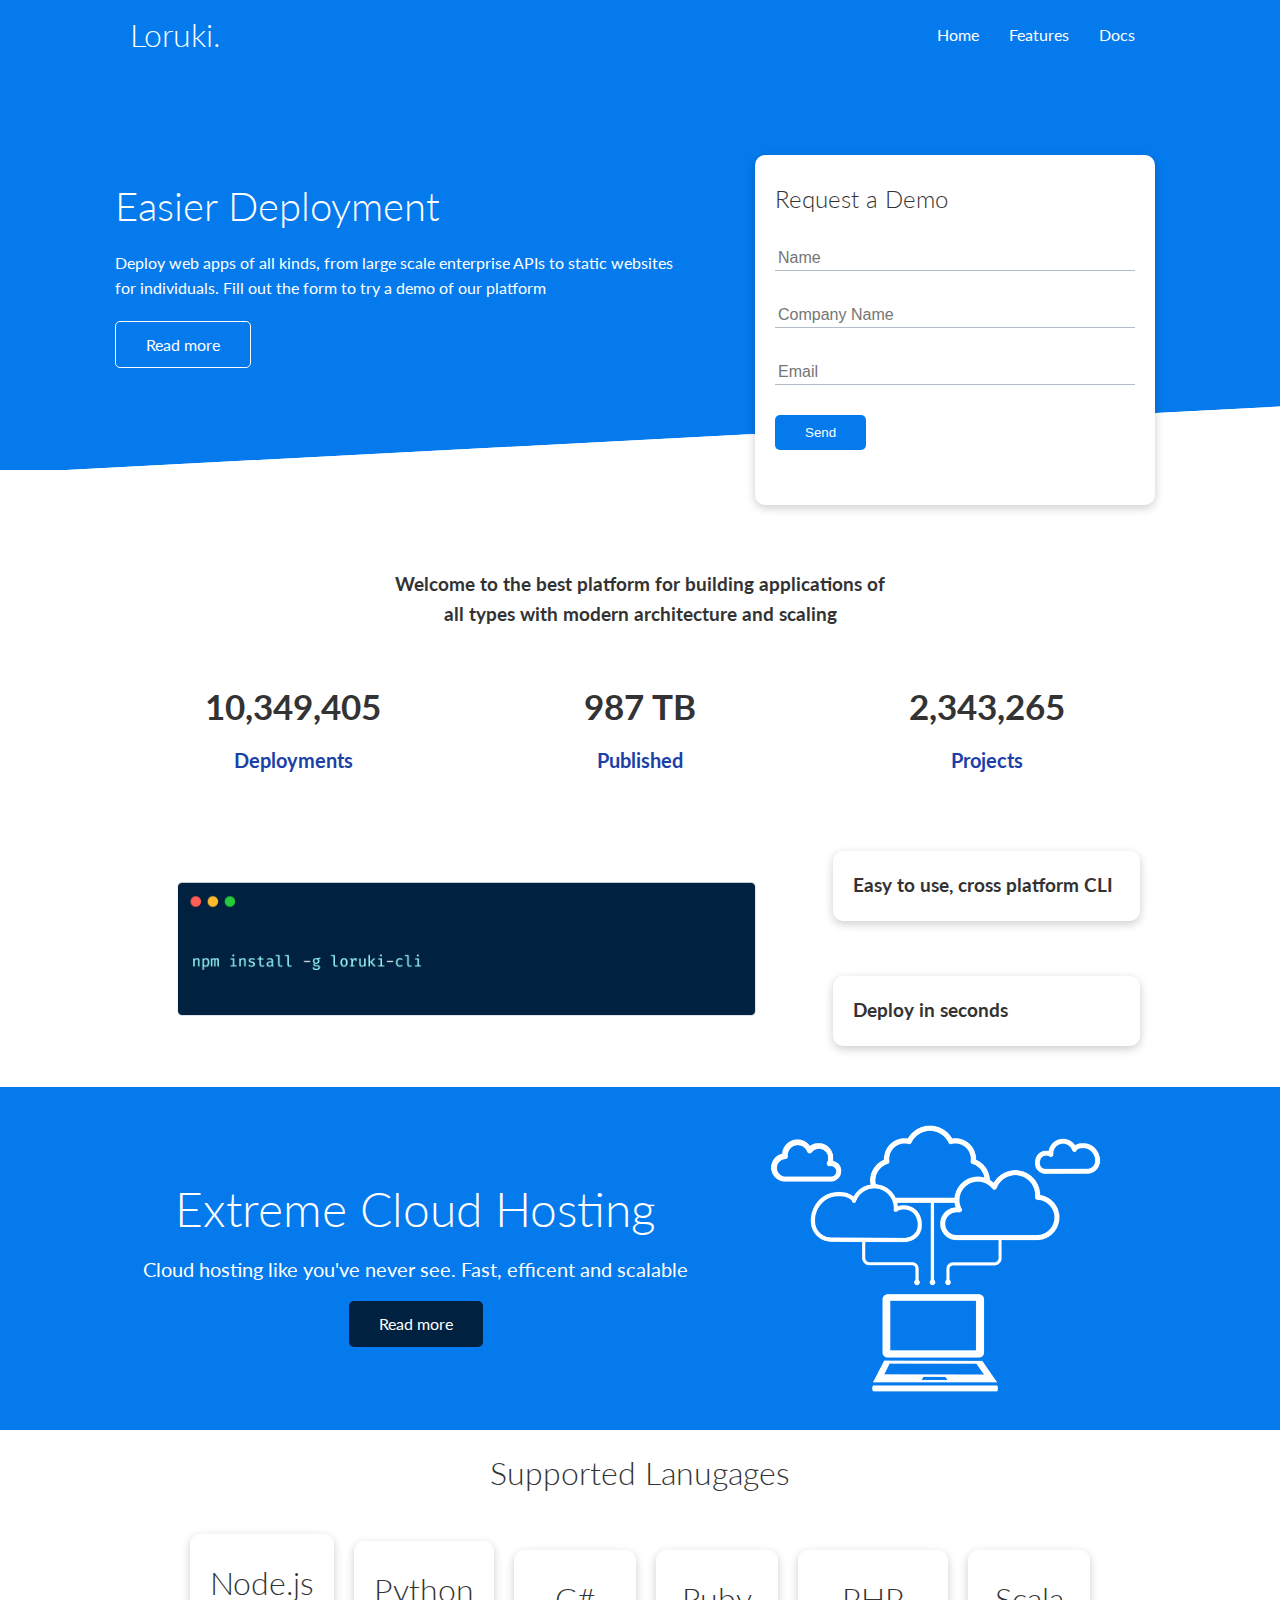
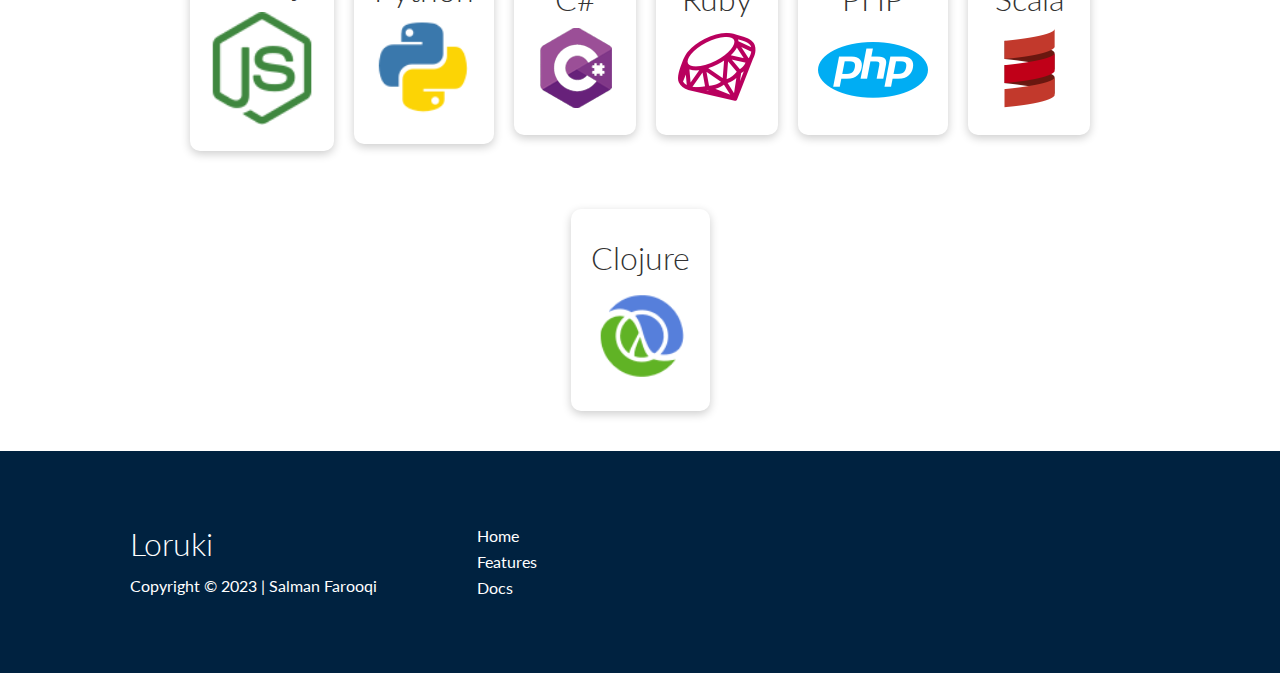
<file: index.html>
<!DOCTYPE html>
<html lang="en">
<head>
    <meta charset="UTF-8">
    <meta name="viewport" content="width=device-width, initial-scale=1.0">
    <title>Enjoy the Cloud Hosting</title>

    <!-- External CSS file link -->
    <link rel="stylesheet" href="css/style.css">
    <link rel="stylesheet" href="css/utilities.css">

    <!-- Font awesome CDN link -->
    <link rel="stylesheet" href="https://cdnjs.cloudflare.com/ajax/libs/font-awesome/6.4.0/css/all.min.css" integrity="sha512-iecdLmaskl7CVkqkXNQ/ZH/XLlvWZOJyj7Yy7tcenmpD1ypASozpmT/E0iPtmFIB46ZmdtAc9eNBvH0H/ZpiBw==" crossorigin="anonymous" referrerpolicy="no-referrer" />
</head>
<body>
    <!-- Navbar -->
    <div class="navbar">
        <div class="container flex">
            <h1 class="logo">Loruki.</h1>
            <nav>
                <ul>
                    <li><a href="index.html">Home</a></li>
                    <li><a href="features.html">Features</a></li>
                    <li><a href="docs.html">Docs</a></li>
                </ul>
            </nav>
        </div>
    </div>

    <!-- Showcase -->
    <section class="showcase">
        <div class="container grid">
            <div class="showcase-text">
                <h1>Easier Deployment</h1>
                <p>Deploy web apps of all kinds, from large scale enterprise APIs to static websites for individuals. Fill out the form to try a demo of our platform</p>
                <a href="features.html" class="btn btn-outline">Read more</a>
            </div>

            <div class="showcase-form card">
                <h2>Request a Demo</h2>
                <form>
                    <div class="form-control">
                        <input type="text" name="name" placeholder="Name" required>
                    </div>

                    <div class="form-control">
                        <input type="text" name="company" placeholder="Company Name" required>
                    </div>

                    <div class="form-control">
                        <input type="text" name="eail" placeholder="Email" required>
                    </div>
                    <input type="submit" value="Send" class="btn btn-primary">
                </form>
            </div>
        </div>
    </section>

    <!-- Stats -->
    <section class="stats">
        <div class="container">
            <h3 class="stats-heading text-center my-1">
                Welcome to the best platform for building applications of all types with modern architecture and scaling
            </h3>

            <div class="grid grid-3 text-center my-4">
                <div>
                    <i class="fas fa-server fa-3x"></i>
                    <h3>10,349,405</h3>
                    <p class="text-secondary">Deployments</p>
                </div>
                <div>
                    <i class="fas fa-upload fa-3x"></i>
                    <h3>987 TB</h3>
                    <p class="text-secondary">Published</p>
                </div>
                <div>
                    <i class="fas fa-project-diagram fa-3x"></i>
                    <h3>2,343,265</h3>
                    <p class="text-secondary">Projects</p>
                </div>
            </div>
        </div>
    </section>

    <!-- CLI -->
    <section class="cli">
        <div class="container grid">
            <img src="assets/images/cli.png" alt="">
            <div class="card">
                <h3>Easy to use, cross platform CLI</h3>
            </div>

            <div class="card">
                <h3>Deploy in seconds</h3>
            </div>
        </div>
    </section>

    <!-- Cloud -->
    <section class="cloud bg-primary my-2 py-2">
        <div class="container grid">
            <div class="text-center">
                <h2 class="lg">Extreme Cloud Hosting</h2>
                <p class="lead my-1">Cloud hosting like you've never see. Fast, efficent and scalable</p>
                <a href="features.html" class="btn btn-dark">Read more</a>
            </div>

            <img src="assets/images/cloud.png" alt="">
        </div>
    </section>

    <!-- Languages -->
    <section class="languages">
        <h2 class="md text-center my-2">
            Supported Lanugages
        </h2>
        <div class="container flex">
            <div class="card">
                <h1>Node.js</h1>
                <img src="assets/logos/node.png" alt="">
            </div>
            <div class="card">
                <h1>Python</h1>
                <img src="assets/logos/python.png" alt="">
            </div>
            <div class="card">
                <h1>C#</h1>
                <img src="assets/logos/csharp.png" alt="">
            </div>
            <div class="card">
                <h1>Ruby</h1>
                <img src="assets/logos/ruby.png" alt="">
            </div>
            <div class="card">
                <h1>PHP</h1>
                <img src="assets/logos/php.png" alt="">
            </div>
            <div class="card">
                <h1>Scala</h1>
                <img src="assets/logos/scala.png" alt="">
            </div>
            <div class="card">
                <h1>Clojure</h1>
                <img src="assets/logos/clojure.png" alt="">
            </div>
        </div>
    </section>

    <!-- Footer -->
    <footer class="footer bg-dark py-5">
        <div class="container grid grid-3">
            <div>
                <h1>Loruki</h1>
                <p>Copyright &copy; 2023 | Salman Farooqi</p>
            </div>

            <nav>
                <ul>
                    <li><a href="index.html">Home</a></li>
                    <li><a href="features.html">Features</a></li>
                    <li><a href="docs.html">Docs</a></li>
                </ul>
            </nav>
            
            <div class="social">
                <a href="#"><i class="fab fa-github fa-2x"></i></a>
                <a href="#"><i class="fab fa-facebook fa-2x"></i></a>
                <a href="#"><i class="fab fa-instagram fa-2x"></i></a>
                <a href="#"><i class="fab fa-twitter fa-2x"></i></a>
            </div>
        </div>
    </footer>
    
</body>
</html>
</file>
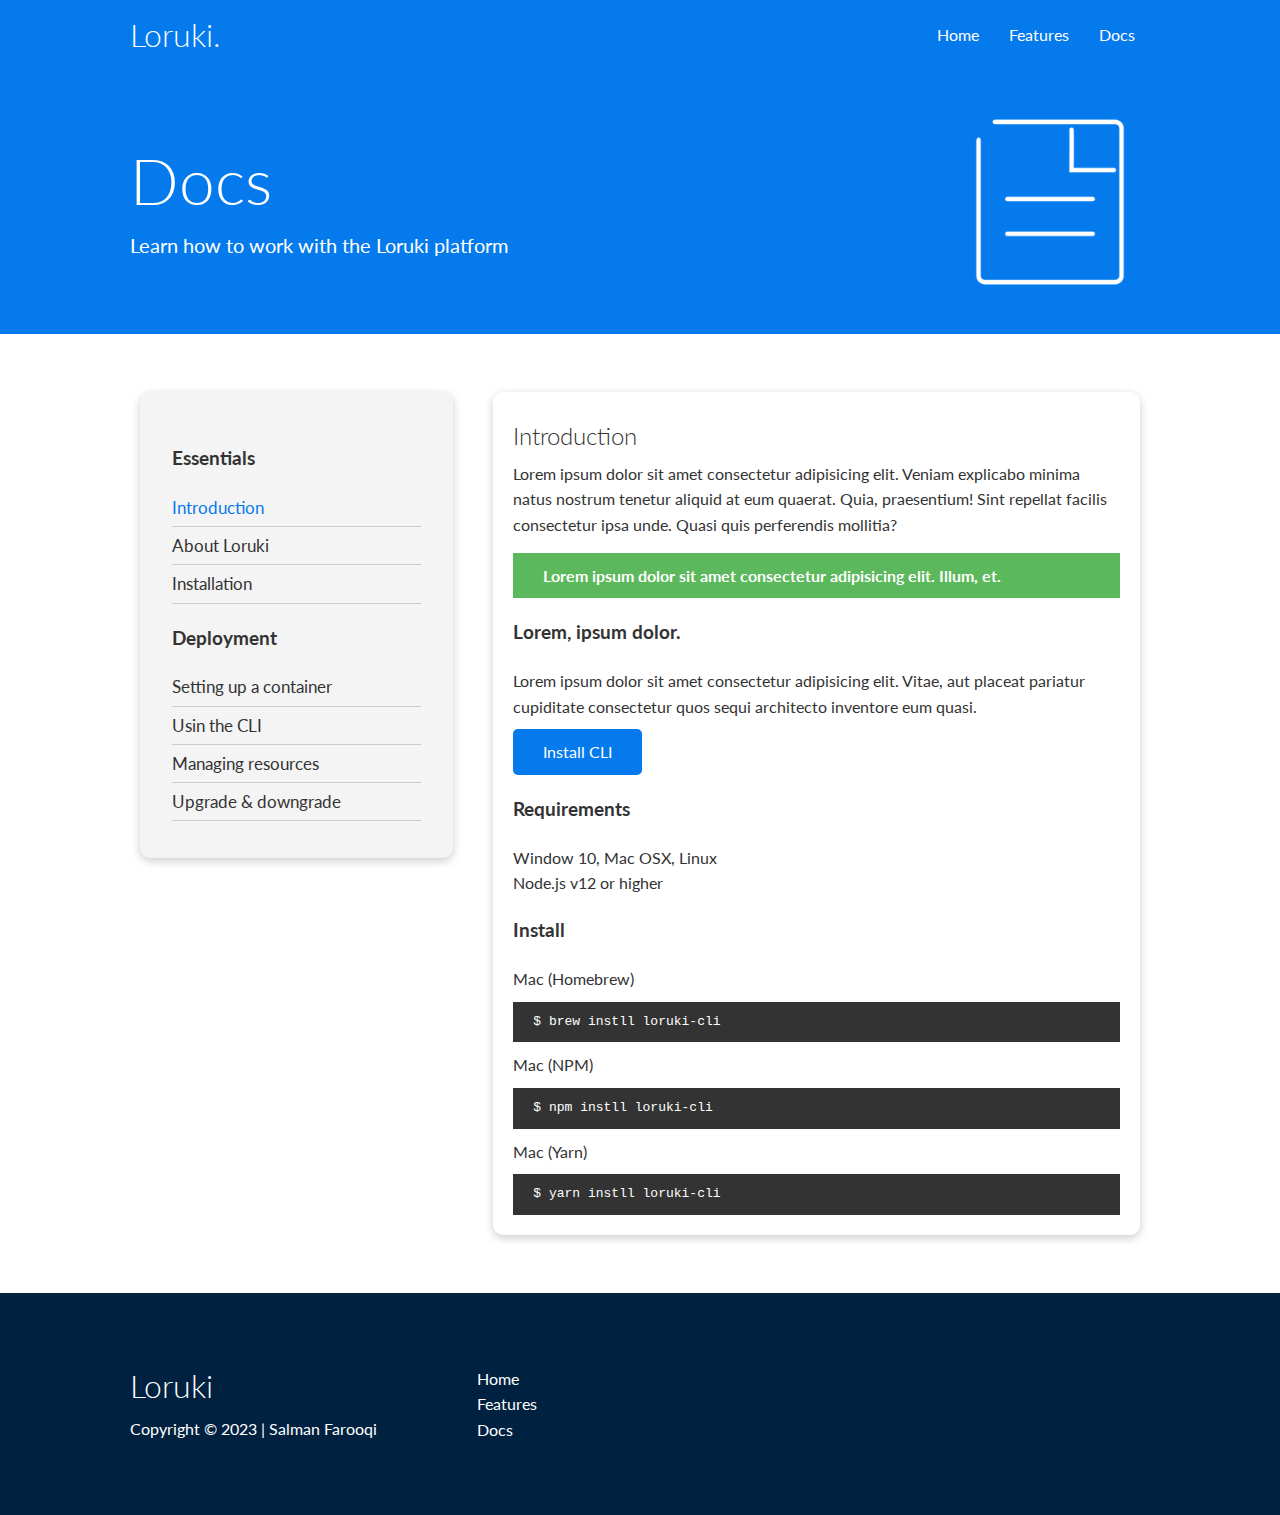
<file: docs.html>
<!DOCTYPE html>
<html lang="en">
<head>
    <meta charset="UTF-8">
    <meta name="viewport" content="width=device-width, initial-scale=1.0">
    <!-- External CSS file link -->
    <link rel="stylesheet" href="css/style.css">
    <link rel="stylesheet" href="css/utilities.css">
    <!-- Font awesome CDN link -->
    <link rel="stylesheet" href="https://cdnjs.cloudflare.com/ajax/libs/font-awesome/6.4.0/css/all.min.css" integrity="sha512-iecdLmaskl7CVkqkXNQ/ZH/XLlvWZOJyj7Yy7tcenmpD1ypASozpmT/E0iPtmFIB46ZmdtAc9eNBvH0H/ZpiBw==" crossorigin="anonymous" referrerpolicy="no-referrer" />
    <title>Enjoy the Cloud Hosting</title>
</head>
<body>
    <!-- Navbar -->
    <div class="navbar">
        <div class="container flex">
            <h1 class="logo">Loruki.</h1>
            <nav>
                <ul>
                    <li><a href="index.html">Home</a></li>
                    <li><a href="features.html">Features</a></li>
                    <li><a href="docs.html">Docs</a></li>
                </ul>
            </nav>
        </div>
    </div>

    <!-- Head -->
    <section class="docs-head bg-primary py-3">
        <div class="container grid">
            <div>
                <h1 class="xl">Docs</h1>
                <p class="lead">
                    Learn how to work with the Loruki platform
                </p>
            </div>

            <img src="assets/images/docs.png" alt="">
        </div>
    </section>

    <!-- Docs main -->
    <section class="docs-main my-4">
        <div class="container grid">
            <div class="card bg-light p-3">
                <h3 class="my-2">Essentials</h3>
                <nav>
                    <ul>
                        <li><a class="text-primary" href="#">Introduction</a></li>
                        <li><a href="#">About Loruki</a></li>
                        <li><a href="#">Installation</a></li>
                    </ul>
                </nav>

                <h3 class="my-2">Deployment</h3>
                <nav>
                    <ul>
                        <li><a href="#">Setting up a container</a></li>
                        <li><a href="#">Usin the CLI</a></li>
                        <li><a href="#">Managing resources</a></li>
                        <li><a href="#">Upgrade & downgrade</a></li>
                    </ul>
                </nav>
            </div>

            <div class="card">
                <h2>Introduction</h2>
                <p>Lorem ipsum dolor sit amet consectetur adipisicing elit. Veniam explicabo minima natus nostrum tenetur aliquid at eum quaerat. Quia, praesentium! Sint repellat facilis consectetur ipsa unde. Quasi quis perferendis mollitia?</p>

                <div class="alert alert-success">
                    <i class="fas fa-info"></i> Lorem ipsum dolor sit amet consectetur adipisicing elit. Illum, et.
                </div>
                
                <h3>Lorem, ipsum dolor.</h3>
                <p>Lorem ipsum dolor sit amet consectetur adipisicing elit. Vitae, aut placeat pariatur cupiditate consectetur quos sequi architecto inventore eum quasi.</p>
                <a href="#" class="btn btn-primary">Install CLI</a>

                <h3>Requirements</h3>
                <ul>
                    <li>Window 10, Mac OSX, Linux</li>
                    <li>Node.js v12 or higher</li>
                </ul>

                <h3>Install</h3>
                <p>Mac (Homebrew)</p>
                <pre><code>$ brew instll loruki-cli</code></pre>
                <p>Mac (NPM)</p>
                <pre><code>$ npm instll loruki-cli</code></pre>
                <p>Mac (Yarn)</p>
                <pre><code>$ yarn instll loruki-cli</code></pre>
            </div>
        </div>
    </section>

    <!-- Footer -->
    <footer class="footer bg-dark py-5">
        <div class="container grid grid-3">
            <div>
                <h1>Loruki</h1>
                <p>Copyright &copy; 2023 | Salman Farooqi</p>
            </div>

            <nav>
                <ul>
                    <li><a href="index.html">Home</a></li>
                    <li><a href="features.html">Features</a></li>
                    <li><a href="docs.html">Docs</a></li>
                </ul>
            </nav>
            
            <div class="social">
                <a href="#"><i class="fab fa-github fa-2x"></i></a>
                <a href="#"><i class="fab fa-facebook fa-2x"></i></a>
                <a href="#"><i class="fab fa-instagram fa-2x"></i></a>
                <a href="#"><i class="fab fa-twitter fa-2x"></i></a>
            </div>
        </div>
    </footer>
    
</body>
</html>
</file>
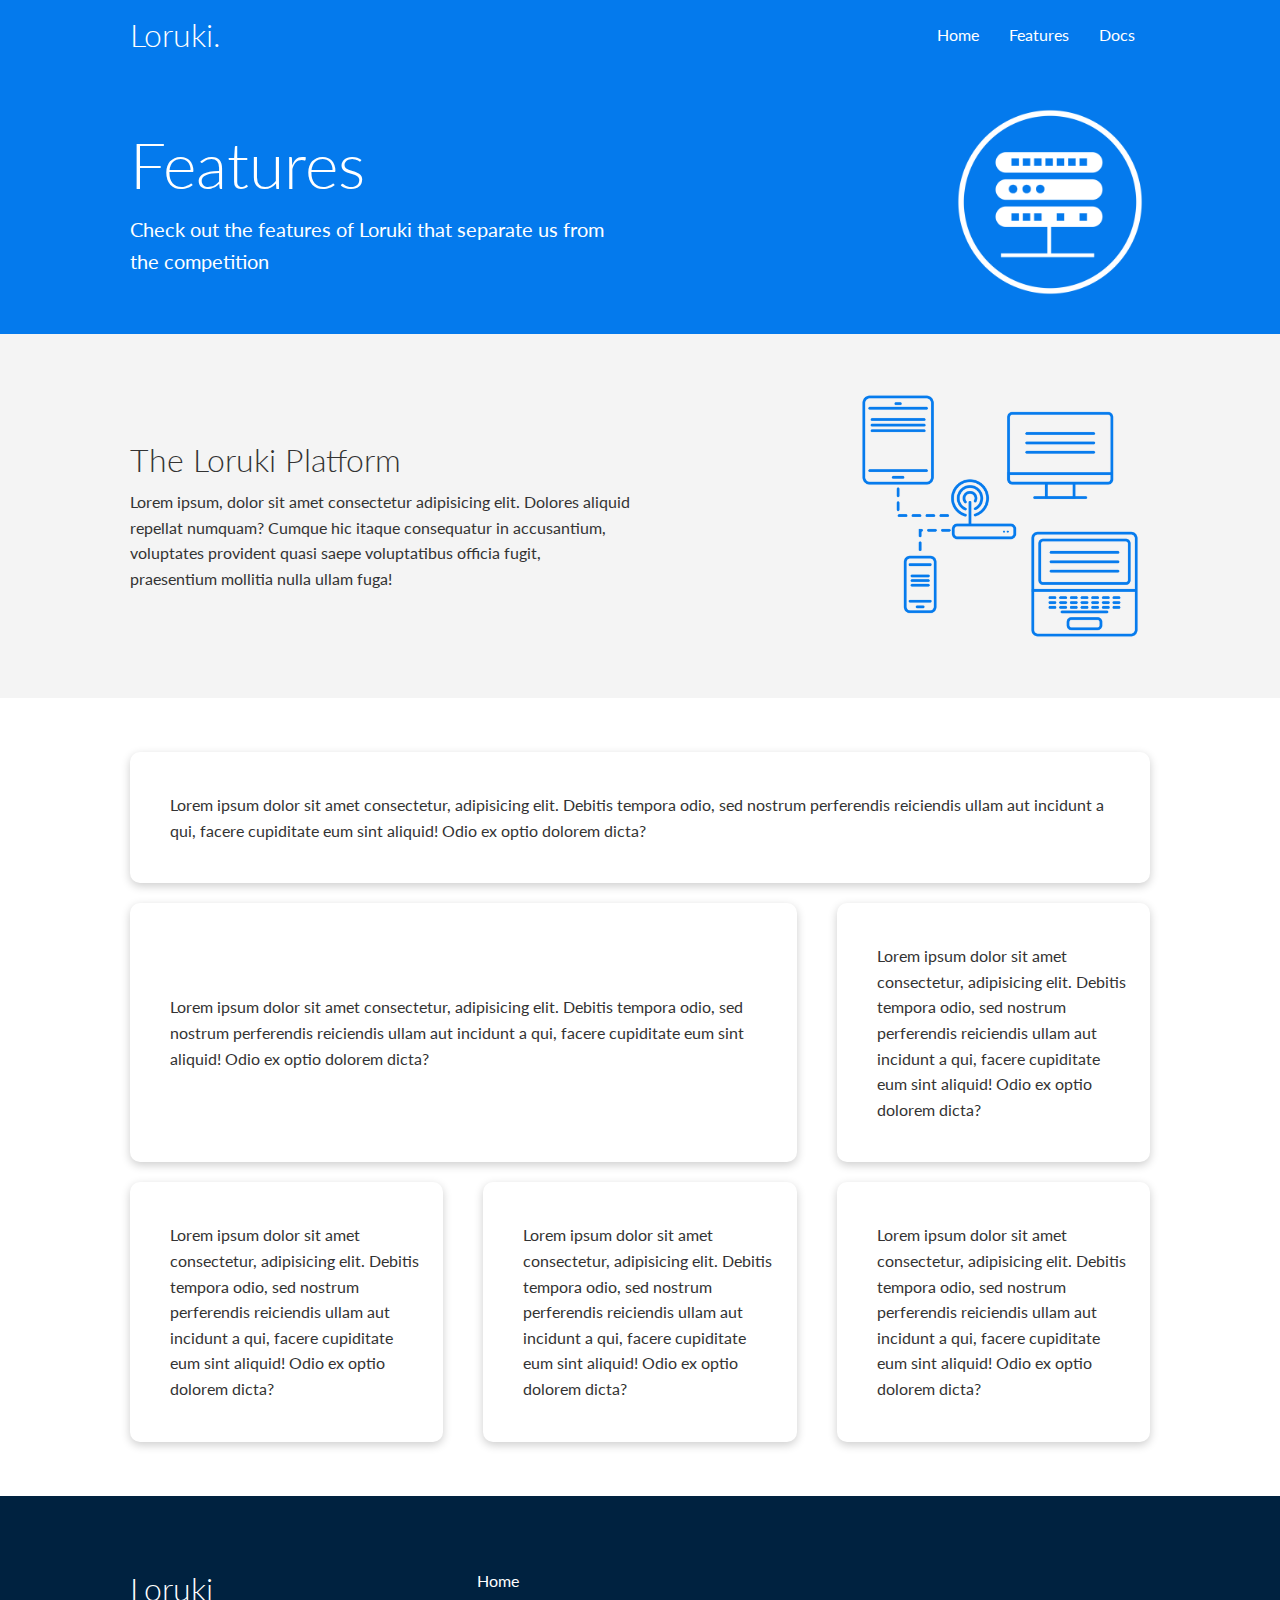
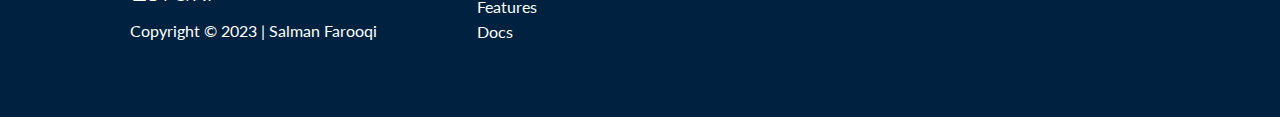
<file: features.html>
<!DOCTYPE html>
<html lang="en">
<head>
    <meta charset="UTF-8">
    <meta name="viewport" content="width=device-width, initial-scale=1.0">
    <title>Enjoy the Cloud Hosting</title>

    <!-- External CSS file link -->
    <link rel="stylesheet" href="css/style.css">
    <link rel="stylesheet" href="css/utilities.css">

    <!-- Font awesome CDN link -->
    <link rel="stylesheet" href="https://cdnjs.cloudflare.com/ajax/libs/font-awesome/6.4.0/css/all.min.css" integrity="sha512-iecdLmaskl7CVkqkXNQ/ZH/XLlvWZOJyj7Yy7tcenmpD1ypASozpmT/E0iPtmFIB46ZmdtAc9eNBvH0H/ZpiBw==" crossorigin="anonymous" referrerpolicy="no-referrer" />

    <!-- Google fonts link -->

</head>
<body>
    <!-- Navbar -->
    <div class="navbar">
        <div class="container flex">
            <h1 class="logo">Loruki.</h1>
            <nav>
                <ul>
                    <li><a href="index.html">Home</a></li>
                    <li><a href="features.html">Features</a></li>
                    <li><a href="docs.html">Docs</a></li>
                </ul>
            </nav>
        </div>
    </div>

    <!-- Head -->
    <section class="features-head bg-primary py-3">
        <div class="container grid">
            <div>
                <h1 class="xl">Features</h1>
                <p class="lead">
                    Check out the features of Loruki that separate us from the competition
                </p>
            </div>

            <img src="assets/images/server.png" alt="">
        </div>
    </section>

    <!-- Sub head -->
    <section class="features-sub-head bg-light py-3">
        <div class="container grid">
            <div>
                <h1 class="md">The Loruki Platform</h1>
                <p>
                    Lorem ipsum, dolor sit amet consectetur adipisicing elit. Dolores aliquid repellat numquam? Cumque hic itaque consequatur in accusantium, voluptates provident quasi saepe voluptatibus officia fugit, praesentium mollitia nulla ullam fuga!
                </p>
            </div>

            <img src="assets/images/server2.png" alt="">
        </div>
    </section>

    <!-- Features main -->
    <section class="features-main my-2">
        <div class="container grid grid-3">
            <div class="card flex">
                <i class="fas fa-server fa-3x"></i>
                <p>Lorem ipsum dolor sit amet consectetur, adipisicing elit. Debitis tempora odio, sed nostrum perferendis reiciendis ullam aut incidunt a qui, facere cupiditate eum sint aliquid! Odio ex optio dolorem dicta?</p>
            </div>
            <div class="card flex">
                <i class="fas fa-network-wired fa-3x"></i>
                <p>Lorem ipsum dolor sit amet consectetur, adipisicing elit. Debitis tempora odio, sed nostrum perferendis reiciendis ullam aut incidunt a qui, facere cupiditate eum sint aliquid! Odio ex optio dolorem dicta?</p>
            </div>
            <div class="card flex">
                <i class="fas fa-laptop-code fa-3x"></i>
                <p>Lorem ipsum dolor sit amet consectetur, adipisicing elit. Debitis tempora odio, sed nostrum perferendis reiciendis ullam aut incidunt a qui, facere cupiditate eum sint aliquid! Odio ex optio dolorem dicta?</p>
            </div>
            <div class="card flex">
                <i class="fas fa-database fa-3x"></i>
                <p>Lorem ipsum dolor sit amet consectetur, adipisicing elit. Debitis tempora odio, sed nostrum perferendis reiciendis ullam aut incidunt a qui, facere cupiditate eum sint aliquid! Odio ex optio dolorem dicta?</p>
            </div>
            <div class="card flex">
                <i class="fas fa-power-off fa-3x"></i>
                <p>Lorem ipsum dolor sit amet consectetur, adipisicing elit. Debitis tempora odio, sed nostrum perferendis reiciendis ullam aut incidunt a qui, facere cupiditate eum sint aliquid! Odio ex optio dolorem dicta?</p>
            </div>
            <div class="card flex">
                <i class="fas fa-upload fa-3x"></i>
                <p>Lorem ipsum dolor sit amet consectetur, adipisicing elit. Debitis tempora odio, sed nostrum perferendis reiciendis ullam aut incidunt a qui, facere cupiditate eum sint aliquid! Odio ex optio dolorem dicta?</p>
            </div>
        </div>
    </section>

    <!-- Footer -->
    <footer class="footer bg-dark py-5">
        <div class="container grid grid-3">
            <div>
                <h1>Loruki</h1>
                <p>Copyright &copy; 2023 | Salman Farooqi</p>
            </div>

            <nav>
                <ul>
                    <li><a href="index.html">Home</a></li>
                    <li><a href="features.html">Features</a></li>
                    <li><a href="docs.html">Docs</a></li>
                </ul>
            </nav>
            
            <div class="social">
                <a href="#"><i class="fab fa-github fa-2x"></i></a>
                <a href="#"><i class="fab fa-facebook fa-2x"></i></a>
                <a href="#"><i class="fab fa-instagram fa-2x"></i></a>
                <a href="#"><i class="fab fa-twitter fa-2x"></i></a>
            </div>
        </div>
    </footer>
    
</body>
</html>
</file>
<file: css/style.css>
@import url('https://fonts.googleapis.com/css2?family=Lato:wght@300&display=swap');

:root {
    --primary-color: #047aed;
    --secondary-color: #1c3fa8;
    --dark-color: #002240;
    --light-color: #f4f4f4;
    --success-color: #5cb85c;
    --error-color: #d9534f;
}

* {
    box-sizing: border-box;
    padding: 0;
    margin: 0;
}

body {
    font-family: 'Lato', sans-serif;
    color: #333;
    line-height: 1.6;
}

ul {
    list-style-type: none;
}

a {
    text-decoration: none;
    color: #333;
}

h1,
h2 {
    font-weight: 300;
    line-height: 1.2;
    margin: 10px 0;
}

p {
    margin: 10px 0;
}

img {
    width: 100%;
}

code,
pre {
    background-color: #333;
    color: #fff;
    padding: 10px;
}

/* Navbar */
.navbar {
    background-color: var(--primary-color);
    color: #fff;
    height: 70px;
}

.navbar .flex {
    justify-content: space-between;
}

.navbar ul {
    display: flex;
}

.navbar a {
    color: #fff;
    padding: 10px;
    margin: 0 5px;
}

.navbar a:hover {
    border-bottom: 2px solid #fff;
}

/* Showcase */
.showcase {
    height: 400px;
    background-color: var(--primary-color);
    color: #fff;
    position: relative;
}

.showcase h1 {
    font-size: 40px;
}

.showcase p {
    margin: 20px 0;
}

.showcase .grid {
    grid-template-columns: 55% 45%;
    gap: 30px;
    overflow: visible; /* I made overflow visible and increased the secocnd template colum by 5%, by default it was 40% without using the overflow property */
}

.showcase-text {
    animation: slideInFromLeft 1s ease-in;
}

.showcase-form {
    position: relative;
    top: 60px;
    height: 350px;
    width: 400px;
    padding: 40px;
    z-index: 100;
    justify-self: flex-end;
    animation: slideInFromRight 1s ease-in;
}

.showcase-form .form-control {
    margin: 30px 0;
}

.showcase-form input[type='text'],
.showcase-form input[type='email'] {
    border: 0;
    border-bottom: 1px solid #b4becb;
    width: 100%;
    padding: 3px;
    font-size: 16px;
}

.showcase-form input:focus {
    outline: none;
}

.showcase::before,
.showcase::after {
    content: '';
    position: absolute;
    height: 100px;
    bottom: -70px;
    right: 0;
    left: 0;
    background: #fff;
    transform: skewY(-3deg);
    -webkit-transform: skewY(-3deg);
    -moz-transform: skewY(-3deg);
    -ms-transform: skewY(-3deg);
}

/* Stats */
.stats {
    padding-top: 100px;
    animation: slideInFromBottom 1s ease-in;
}

.stats-heading {
    max-width: 500px;
    margin: auto !important;
}

.stats .grid h3 {
    font-size: 35px;
}

.stats .grid p {
    font-size: 20px;
    font-weight: bold;
}


/* CLI */
.cli .grid {
    grid-template-columns: repeat(3, 1fr);
    grid-template-rows: repeat(2, fr);
}

.cli .grid > *:first-child {
    grid-column: 1 / span 2;
    grid-row: 1 / span 2;
}

/* Cloud */
.cloud .grid {
    grid-template-columns: 4fr 3fr;
}

/* Languages */
.languages .flex {
    flex-wrap: wrap;
}

.languages .card {
    text-align: center;
    margin: 18px 10px 40px;
    transition: transform 0.2s ease-in;
}

.languages .card h4 {
    font-size: 20px;
    margin-bottom: 10px;
}

.languages .card:hover {
    transform: translateY(-15px);
}



/* Features - Page */
.features-head img,
.docs-head img {
    width: 200px;
    justify-self: flex-end;
}

.features-sub-head img {
    width: 300px;
    justify-self: flex-end;
}

.features-main .card > i {
    margin-right: 20px;
}

.features-main .grid {
    padding: 30px;
}

.features-main .grid > *:first-child {
    grid-column: 1 / span 3;
}

.features-main .grid > *:nth-child(2) {
    grid-column: 1 / span 2;
}


/* Docs - Page */
.docs-main h3 {
    margin: 20px 0;
}

.docs-main .grid {
    grid-template-columns: 1fr 2fr;
    align-items: flex-start;
}

.docs-main nav li {
    font-size: 17px;
    padding-bottom: 5px;
    margin-bottom: 5px;
    border-bottom: 1px solid #ccc;
}

.docs-main a:hover {
    font-weight: bold;
}

/* Footer */
.footer .social a {
    margin: 0 10px;
}


/* Animations */
@keyframes slideInFromLeft {
    0% {
        transform: translateX(-100%);
    }

    100% {
        transform: translateX(0);
    }
}

@keyframes slideInFromRight {
    0% {
        transform: translateX(100%);
    }

    100% {
        transform: translateX(0);
    }
}

@keyframes slideInFromTop {
    0% {
        transform: translateY(-100%);
    }

    100% {
        transform: translateX(0);
    }
}

@keyframes slideInFromBottom {
    0% {
        transform: translateY(100%);
    }

    100% {
        transform: translateX(0);
    }
}





/* Media queries */

/* Tablets and under */
@media (max-width: 768px) {
    .grid,
    .showcase .grid,
    .stats .grid,
    .cli .grid,
    .cloud .grid,
    .features-main .grid,
    .docs-main .grid {
        grid-template-columns: 1fr;
        grid-template-rows: 1fr;
    }

    .showcase {
        height: auto;
    }

    .showcase-text {
        text-align: center;
        margin-top: 40px;
        animation: slideInFromTop 1s ease-in;
    }

    .showcase-form {
        justify-self: center;
        margin: auto;
        animation: slideInFromBottom 1s ease-in;
    }

    .cli .grid > *:first-child {
        grid-column: 1;
        grid-row: 1;
    }

    .features-head,
    .features-sub-head,
    .docs-head {
        text-align: center;
    }

    .features-head img,
    .features-sub-head img,
    .docs-head img {
        justify-self: center;
    }

    .features-main .grid > *:first-child,
    .features-main .grid > *:nth-child(2) {
        grid-column: 1;
    }

    .features-head .grid,
    .features-sub-head .grid {
        grid-template-columns: 1fr;
    }
}

/* Mobile */
@media (max-width: 500px) {
    .navbar  {
        height: 110px;
    }
    
    .navbar .flex {
        flex-direction: column;
    }

    .navbar ul {
        padding: 10px;
        background-color: rgba(0,0,0,0.1);
    }

    .showcase-form {
        /* justify-self: center; */
        width: auto;
    }

    .grid-3 {
        grid-template-columns: 1fr !important;
        text-align: center;
    }
}
</file>
<file: css/utilities.css>
.container {
    max-width: 1100px;
    margin: 0 auto;
    overflow: auto;
    padding: 0 40px;
}

.card {
    background-color: #fff;
    color: #333;
    border-radius: 10px;
    box-shadow: 0 3px 10px rgba(0,0,0, 0.2);
    padding: 20px;
    margin: 10px;
}

.btn {
    display: inline-block;
    padding: 10px 30px;
    background: var(--primary-color);
    color: #fff;
    border: none;
    border-radius: 5px;
    cursor: pointer;
}

.btn-outline {
    background-color: transparent;
    border: 1px solid #fff;
}

.btn:hover {
    transform: scale(0.98);
}

/* Backgrounds & colored buttons */
.bg-primary,
.btn-primary {
    background-color: var(--primary-color);
    color: #fff;
}

.bg-secondary,
.btn-secondary {
    background-color: var(--secondary-color);
    color: #fff;
}

.bg-dark,
.btn-dark {
    background-color: var(--dark-color);
    color: #fff;
}

.bg-light,
.btn-light {
    background-color: var(--light-color);
    color: #333;
}

.bg-primary a,
.btn-primary a,
.bg-secondary a,
.btn-secondary a,
.bg-dark a,
.btn-dark a {
    color: #fff;
}

/* Text colors */
.text-primary {
    color: var(--primary-color);
}

.text-secondary {
    color: var(--secondary-color);
}

.text-dark {
    color: var(--dark-color);
}

.text-light {
    color: var(--light-color);
}


/* Text sizes */
.lead {
    font-size: 20px;
}

.sm {
    font-size: 1rem;
}

.md {
    font-size: 2rem;
}

.lg {
    font-size: 3rem;
}

.xl {
    font-size: 4rem;
}


.text-center {
    text-align: center;
}

/* Alert */
.alert {
    background-color: var(--light-color);
    padding: 10px 20px;
    font-weight: bold;
    margin: 15px 0;
}

.alert i {
    margin-right: 10px;
}

.alert-success {
    background-color: var(--success-color);
    color: #fff;
}

.alert-error {
    background-color: var(--error-color);
    color: #fff;
}

.flex {
    display: flex;
    justify-content: center;
    align-items: center;
    height: 100%;
}

.grid {
    display: grid;
    grid-template-columns: repeat(2, 1fr);
    gap: 20px;
    justify-content: center;
    align-items: center;
    height: 100%;
}

.grid-3 {
    grid-template-columns: repeat(3, 1fr);
}

/* Margin - Y */
.my-1 {
    margin: 1rem 0;
}

.my-2 {
    margin: 1.5rem 0;
}

.my-3 {
    margin: 2rem 0;
}

.my-4 {
    margin: 3rem 0;
}

.my-5 {
    margin: 4rem;
}

/* Margins */
.m1 {
    margin: 1rem;
}

.m2 {
    margin: 1.5rem;
}

.m3 {
    margin: 2rem;
}

.m4 {
    margin: 3rem;
}

.m5 {
    margin: 4rem;
}

/* Padding - Y */
.py-1 {
    padding: 1rem;
}

.py-2 {
    padding: 1.5rem;
}

.py-3 {
    padding: 2rem;
}

.py-4 {
    padding: 3rem;
}

.py-5 {
    padding: 4rem;
}

/* Paddings */
.p-1 {
    padding: 1rem;
}

.p-2 {
    padding: 1.5rem;
}

.p-3 {
    padding: 2rem;
}

.p-4 {
    padding: 3rem;
}

.p-5 {
    padding: 4rem;
}
</file>
